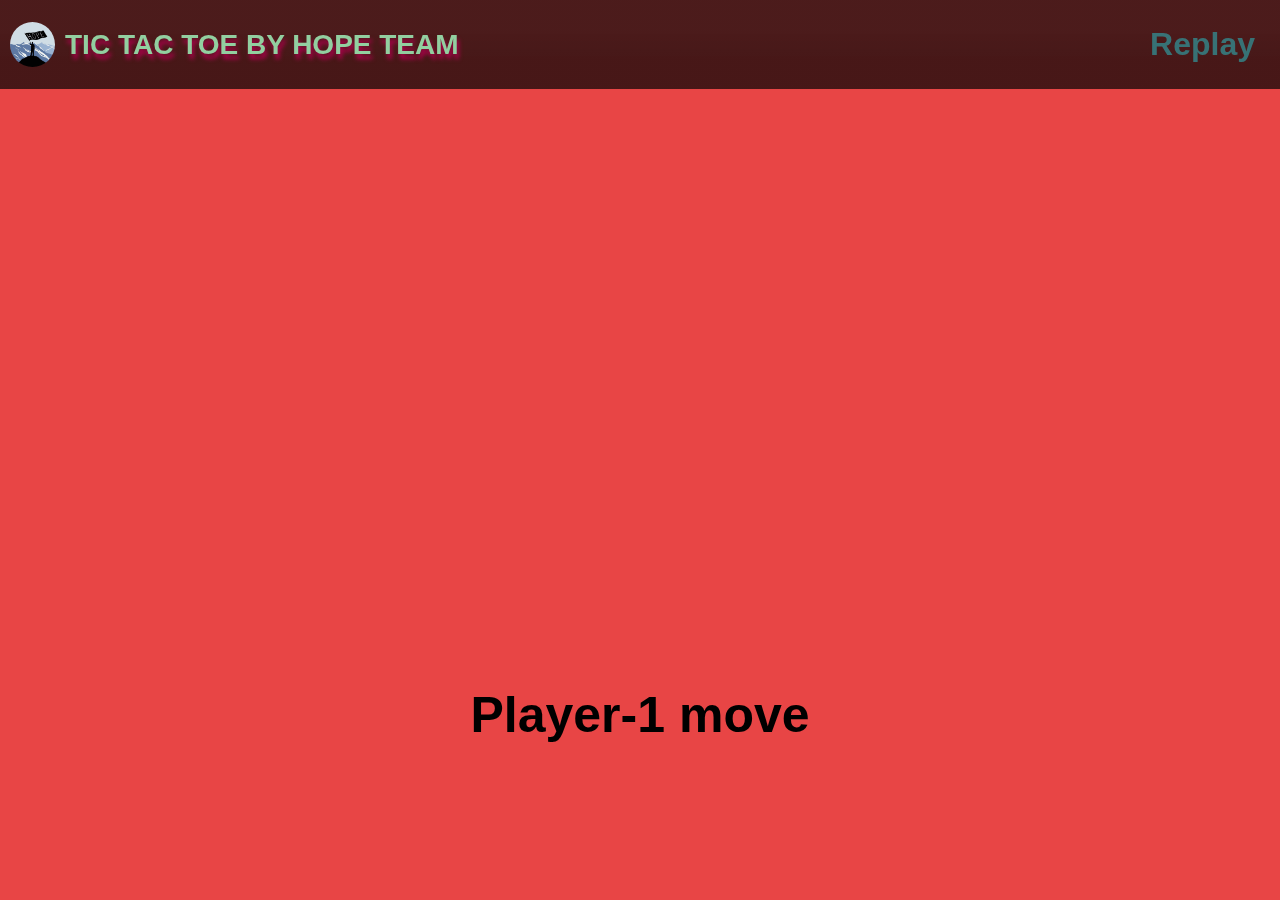
<file: index.html>
<!DOCTYPE html>
<html lang="en">
   <head>
      <meta charset="UTF-8" />
      <meta http-equiv="X-UA-Compatible" content="IE=edge" />
      <meta name="viewport" content="width=device-width,initial-scale=1" />
      <link rel="stylesheet" href="./css/styles.css" />
      <meta name="author" content="HOPE team" />
      <meta name="keywords" content="Brawl Stars, popular game, memory game, card game, Brawl Stars cards, memo game, HOPE team" />
      <link rel="shortcut icon" href="./img/logo.ico" type="image/x-icon" />
      <title>Test hackathon 2.0</title>
   </head>
   <body>
      <div class="wrapper__header__tic_toc_toe">
         <header class="tic_tac__header">
            <div class="header__content">
               <a target="_blank" href="https://github.com/DmytroKolisnyk2/test-hackathon-2.0"><img class="content__img" src="./img/logo.jpg" alt="logo_team" /></a>
               <h1 class="content__title">Tic Tac Toe by HOPE team</h1>
               <h2 class="content__reset">Replay</h2>
            </div>
         </header>
      </div>
      <main class="main">
         <section class="game">
         
            <div class="game__content-wrapper">
               <ul class="table"></ul>
               <h3 class="game__player-move">Player-<span class="game__player-move--js">1</span> move</h3>
            </div>
         </section>
      </main>
      <script src="./js/functions.js" type="module"></script>
      <script src="./js/script.js" type="module"></script>
   </body>
</html>
</file>
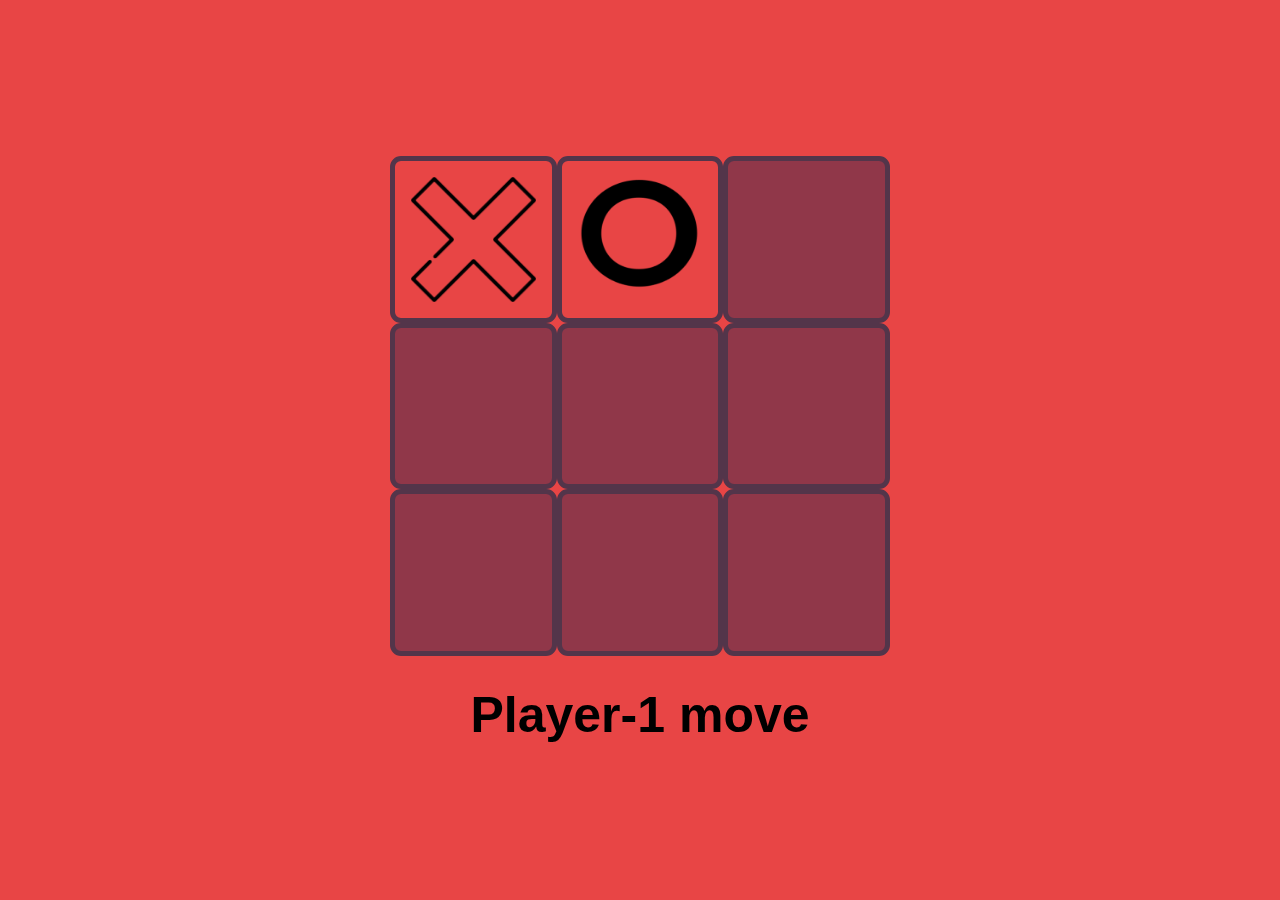
<file: table.html>
<!DOCTYPE html>
<html lang="en">
   <head>
      <meta charset="UTF-8" />
      <meta http-equiv="X-UA-Compatible" content="IE=edge" />
      <meta name="viewport" content="width=device-width, initial-scale=1.0" />
      <link rel="stylesheet" href="./css/styles.css" />
      <title>Document</title>
   </head>
   <body>
      <main class="main">
         <section class="game">
           <div class="game__content-wrapper">
             <ul class="table">
               <li class="table__cell--cross table__cell"></li>
               <li class="table__cell--zero table__cell"></li>
               <li class="table__cell"></li>
               <li class="table__cell"></li>
               <li class="table__cell"></li>
               <li class="table__cell"></li>
               <li class="table__cell"></li>
               <li class="table__cell"></li>
               <li class="table__cell"></li>
             </ul>
             <h3 class="game__player-move">Player-1 move</h3>
           </div>
         </section>
      </main>
   </body>
</html>
</file>
<file: css/styles.css>
@import "./reset.css";
@import "./variables.css";
@import './header.css';
@import "./table.css";
</file>
